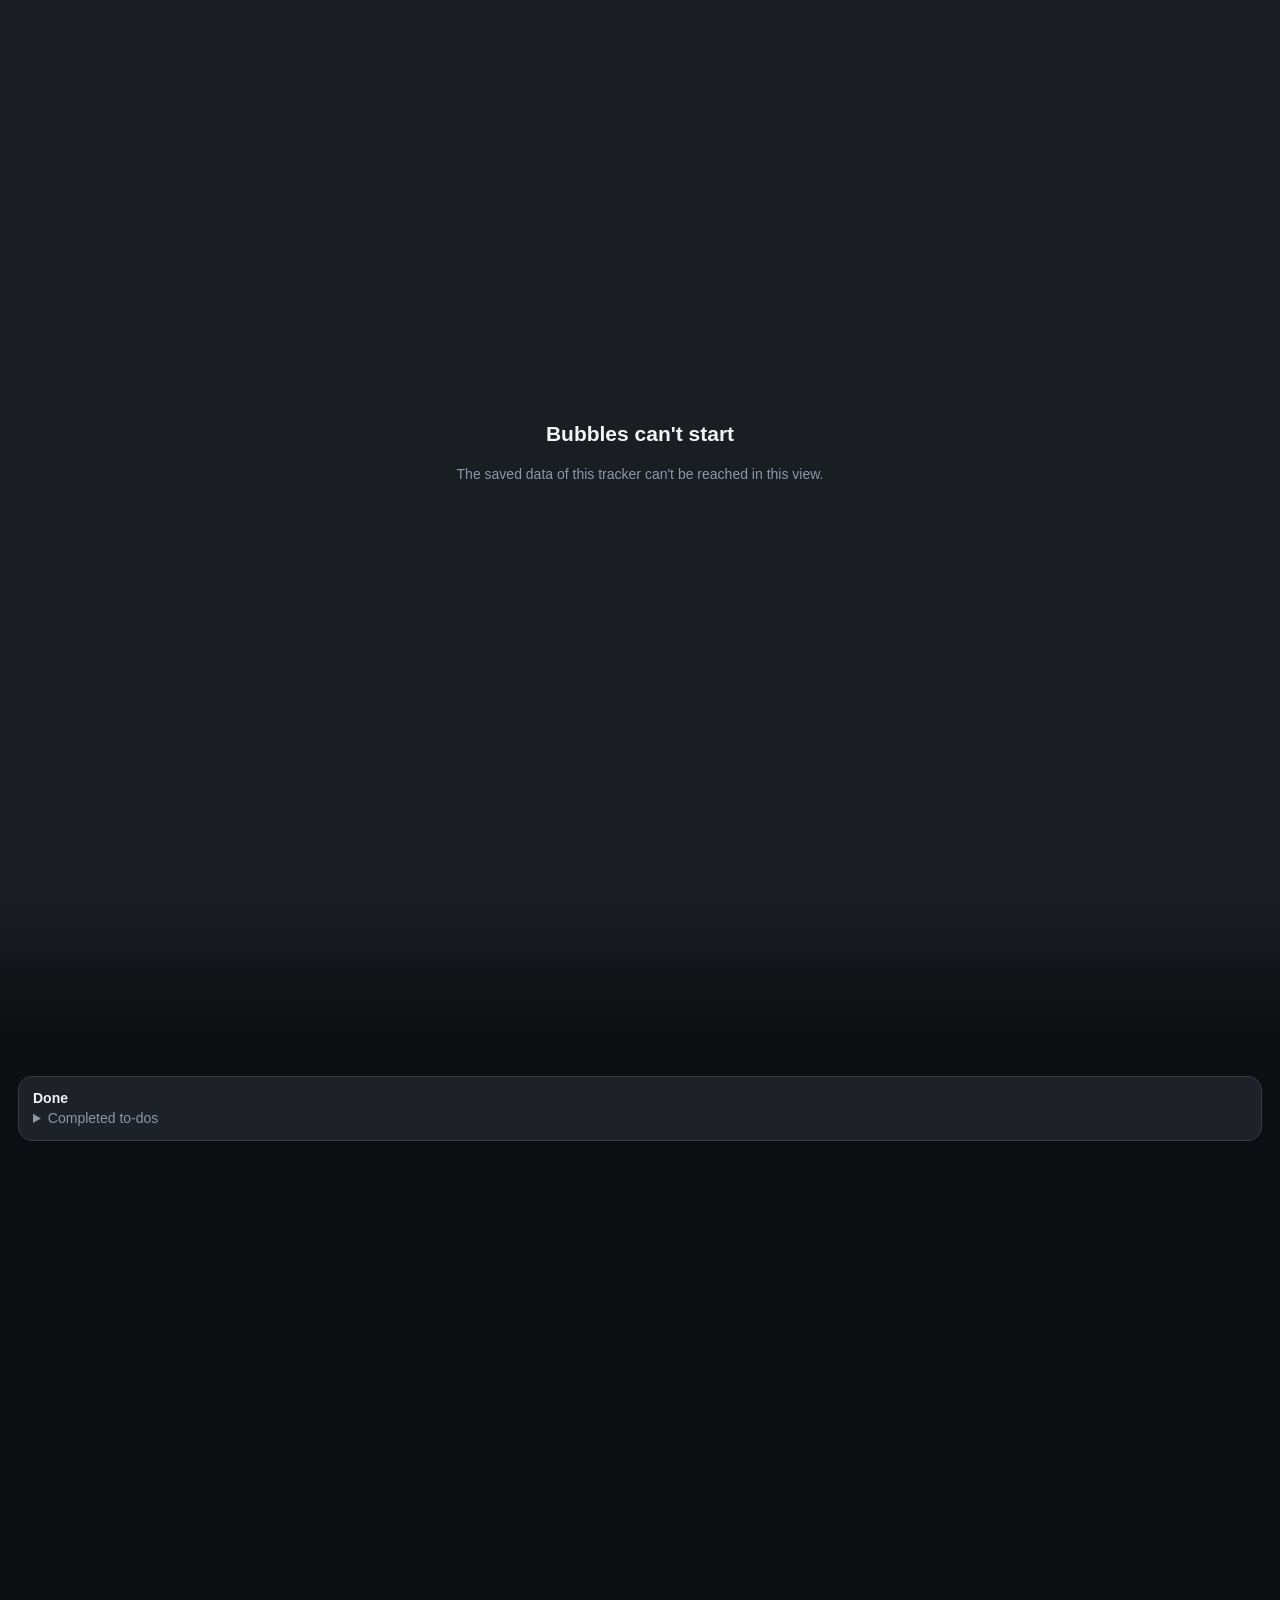
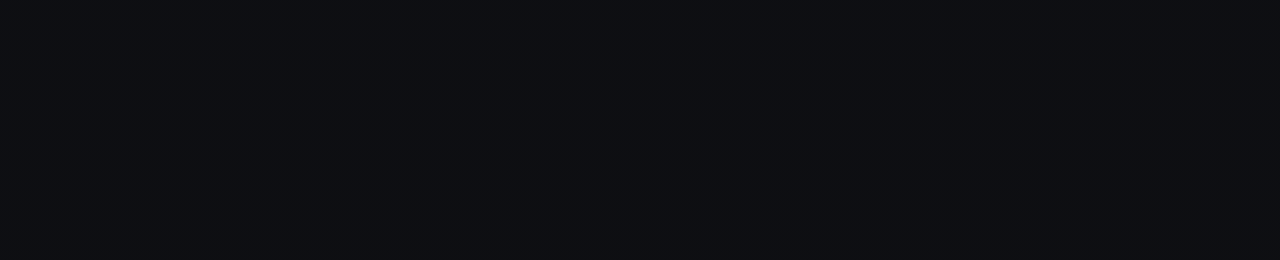
<file: to-do-bubbles/assets/index.html>
<!DOCTYPE html>
<html lang="en">
<head>
<meta charset="utf-8">
<meta name="viewport" content="width=device-width, initial-scale=1">
<title>PROJECT — Bubbles</title>
<link rel="stylesheet" href="bubbles.css">
</head>
<body>
<script src="bubbles.js"></script>
</body>
</html>
</file>
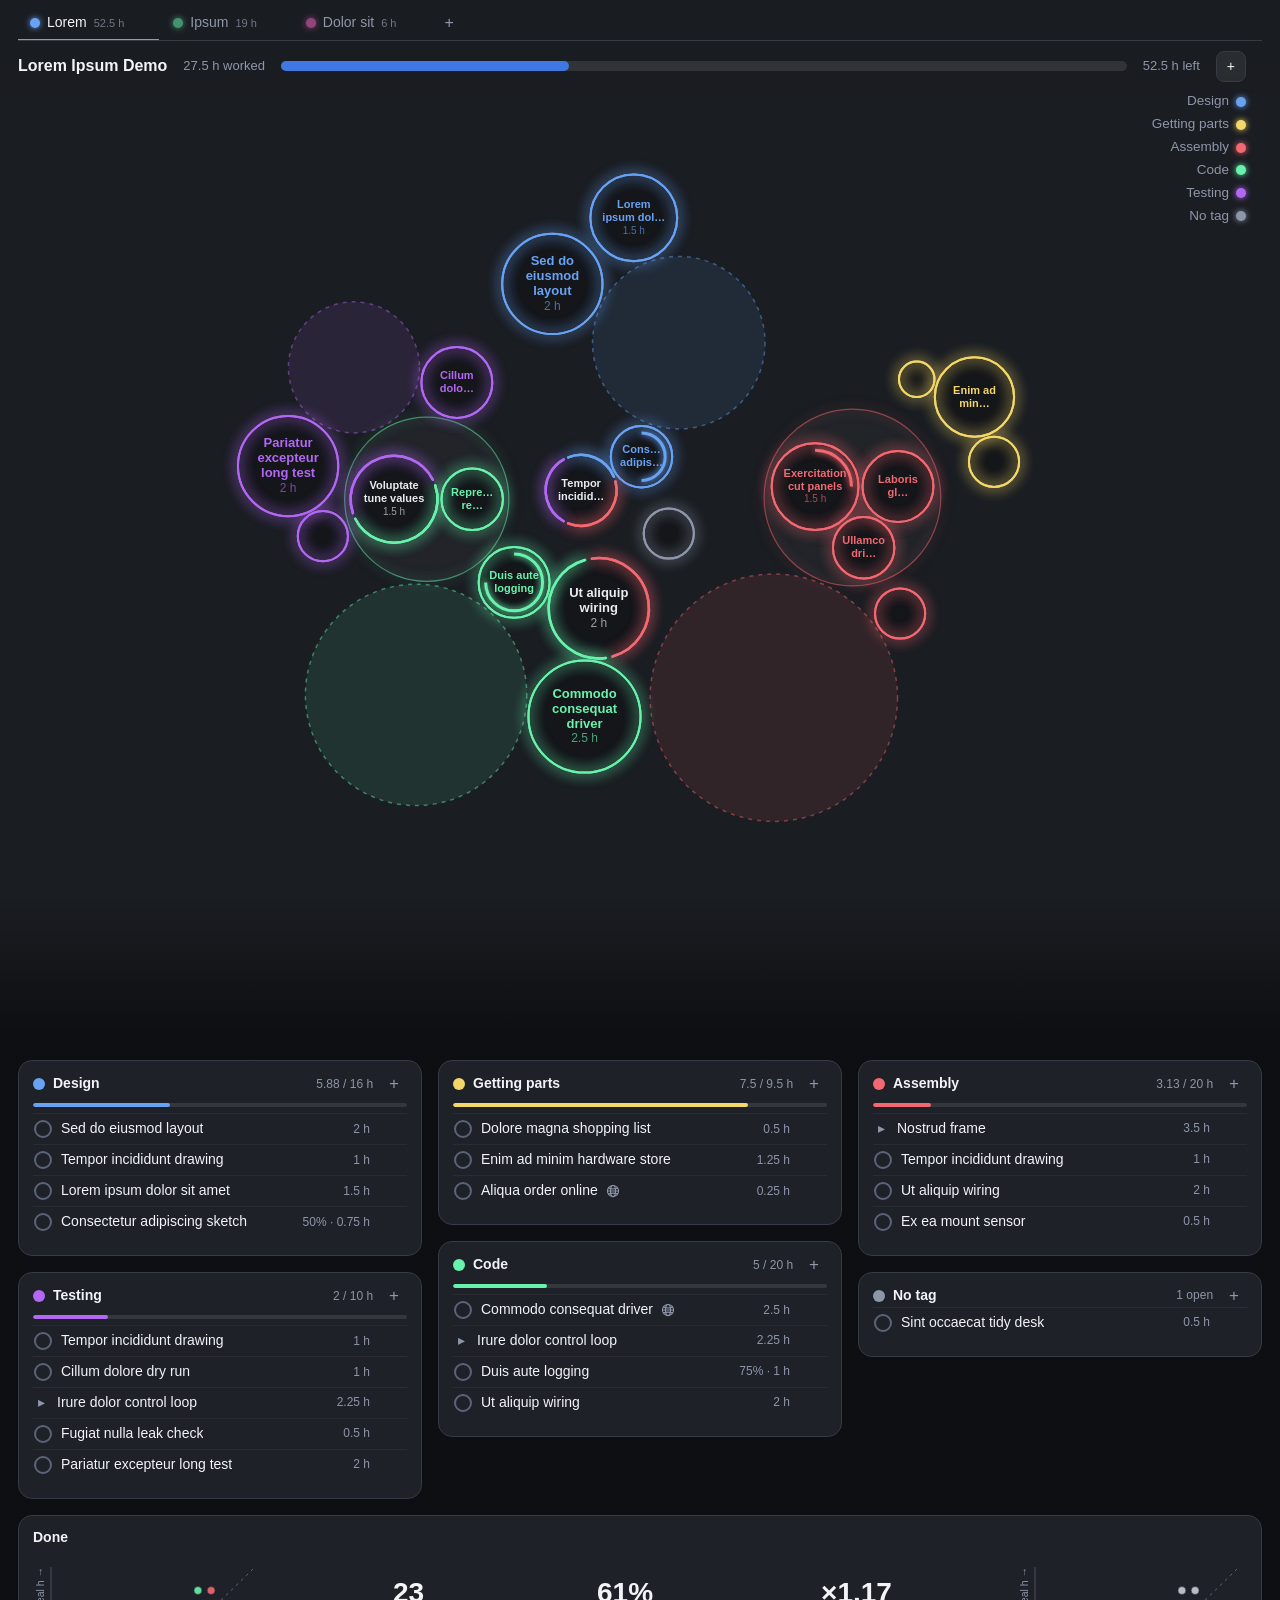
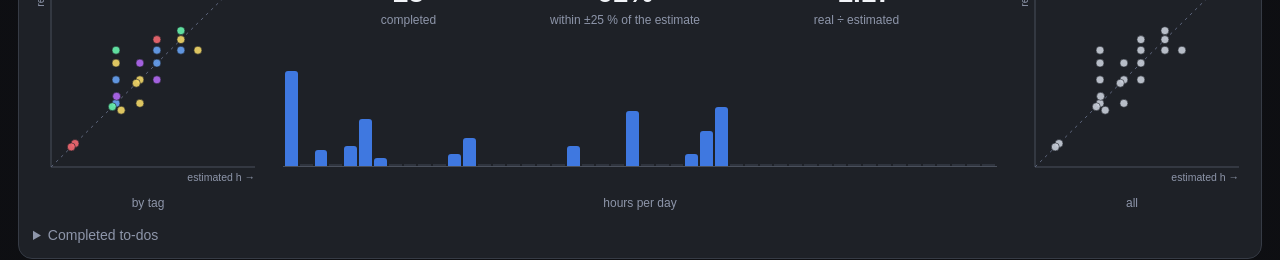
<file: to-do-bubbles/assets/demo.html>
<!DOCTYPE html>
<html lang="en">
<head>
<meta charset="utf-8">
<meta name="viewport" content="width=device-width, initial-scale=1">
<title>Bubbles — Sheets Demo</title>
<link rel="stylesheet" href="bubbles.css">
</head>
<body>
<script id="embedded" type="application/json">{"name":"Lorem Ipsum Demo","sheets":[{"id":"s1","name":"Lorem","tags":[{"id":"design","name":"Design","color":"#68a2f3","estimate_h":16},{"id":"parts","name":"Getting parts","color":"#9aadf4","estimate_h":8},{"id":"assembly","name":"Assembly","color":"#44a7e4","estimate_h":20},{"id":"code","name":"Code","color":"#c2d0f0","estimate_h":20},{"id":"testing","name":"Testing","color":"#0d83f2","estimate_h":10}],"todos":[{"id":"t1","title":"Lorem ipsum dolor sit amet","tags":["design"],"estimate_h":1.5,"progress":0,"done":false,"actual_h":null,"parent":null},{"id":"t2","title":"Consectetur adipiscing sketch","tags":["design"],"estimate_h":0.75,"progress":50,"done":false,"actual_h":null,"parent":null},{"id":"t3","title":"Sed do eiusmod layout","tags":["design"],"estimate_h":2,"progress":0,"done":false,"actual_h":null,"parent":null},{"id":"t4","title":"Tempor incididunt drawing","tags":["design","assembly","testing"],"estimate_h":1,"progress":0,"done":false,"actual_h":null,"parent":null},{"id":"t5","title":"Ut labore dimensions","tags":["design"],"estimate_h":0.5,"progress":0,"done":true,"actual_h":0.75,"parent":null,"done_at":"2026-10-18","done_seq":1},{"id":"t6","title":"Dolore magna shopping list","tags":["parts"],"estimate_h":0.5,"progress":0,"done":false,"actual_h":null,"parent":null},{"id":"t7","title":"Aliqua order online","tags":["parts"],"estimate_h":0.25,"progress":0,"done":false,"actual_h":null,"parent":null,"links":["https://example.com"]},{"id":"t8","title":"Enim ad minim hardware store","tags":["parts"],"estimate_h":1.25,"progress":0,"done":false,"actual_h":null,"parent":null},{"id":"t9","title":"Veniam quis compare prices","tags":["parts"],"estimate_h":0.5,"progress":0,"done":true,"actual_h":1,"parent":null,"done_at":"2026-10-20","done_seq":2},{"id":"t10","title":"Nostrud frame","tags":["assembly"],"estimate_h":0,"progress":0,"done":false,"actual_h":null,"parent":null},{"id":"t11","title":"Exercitation cut panels","tags":[],"estimate_h":1.5,"progress":25,"done":false,"actual_h":null,"parent":"t10"},{"id":"t12","title":"Ullamco drill holes","tags":[],"estimate_h":0.75,"progress":0,"done":false,"actual_h":null,"parent":"t10"},{"id":"t13","title":"Laboris glue joints","tags":[],"estimate_h":1,"progress":0,"done":false,"actual_h":null,"parent":"t10"},{"id":"t14","title":"Nisi measure twice","tags":[],"estimate_h":0.25,"progress":0,"done":true,"actual_h":0.25,"parent":"t10","done_at":"2026-10-22","done_seq":3},{"id":"t15","title":"Ut aliquip wiring","tags":["assembly","code"],"estimate_h":2,"progress":0,"done":false,"actual_h":null,"parent":null},{"id":"t16","title":"Ex ea mount sensor","tags":["assembly"],"estimate_h":0.5,"progress":0,"done":false,"actual_h":null,"parent":null},{"id":"t17","title":"Commodo consequat driver","tags":["code"],"estimate_h":2.5,"progress":0,"done":false,"actual_h":null,"parent":null,"links":["https://example.com"]},{"id":"t18","title":"Duis aute logging","tags":["code"],"estimate_h":1,"progress":75,"done":false,"actual_h":null,"parent":null},{"id":"t19","title":"Irure dolor control loop","tags":["code"],"estimate_h":0,"progress":0,"done":false,"actual_h":null,"parent":null},{"id":"t20","title":"Reprehenderit read sensor","tags":[],"estimate_h":0.75,"progress":0,"done":false,"actual_h":null,"parent":"t19"},{"id":"t21","title":"Voluptate tune values","tags":["code","testing"],"estimate_h":1.5,"progress":0,"done":false,"actual_h":null,"parent":"t19"},{"id":"t22","title":"Velit esse setup repo","tags":["code"],"estimate_h":0.5,"progress":0,"done":true,"actual_h":0.5,"parent":null,"done_at":"2026-10-24","done_seq":4},{"id":"t23","title":"Cillum dolore dry run","tags":["testing"],"estimate_h":1,"progress":0,"done":false,"actual_h":null,"parent":null},{"id":"t24","title":"Fugiat nulla leak check","tags":["testing"],"estimate_h":0.5,"progress":0,"done":false,"actual_h":null,"parent":null},{"id":"t25","title":"Pariatur excepteur long test","tags":["testing"],"estimate_h":2,"progress":0,"done":false,"actual_h":null,"parent":null},{"id":"t26","title":"Sint occaecat tidy desk","tags":[],"estimate_h":0.5,"progress":0,"done":false,"actual_h":null,"parent":null},{"id":"h1","title":"Enim config","tags":["code"],"estimate_h":2,"progress":100,"done":true,"actual_h":3.5,"parent":null,"done_seq":101,"done_at":"2026-10-18"},{"id":"h2","title":"Quis calibration","tags":["testing","design"],"estimate_h":0.5,"progress":100,"done":true,"actual_h":0.5,"parent":null,"done_seq":102,"done_at":"2026-10-18"},{"id":"h3","title":"Adipiscing logger","tags":["code","design"],"estimate_h":0.5,"progress":100,"done":true,"actual_h":1.25,"parent":null,"done_seq":103,"done_at":"2026-10-18"},{"id":"h4","title":"Magna soak test","tags":["testing"],"estimate_h":0.75,"progress":100,"done":true,"actual_h":1,"parent":null,"done_seq":104,"done_at":"2026-10-22"},{"id":"h5","title":"Dolor dimensions","tags":["design"],"estimate_h":1,"progress":100,"done":true,"actual_h":1,"parent":null,"done_seq":105,"done_at":"2026-10-23"},{"id":"h6","title":"Consequat sketch","tags":["design","parts"],"estimate_h":1.5,"progress":100,"done":true,"actual_h":1.25,"parent":null,"done_seq":106,"done_at":"2026-10-23"},{"id":"h7","title":"Veniam pickup","tags":["parts"],"estimate_h":0.75,"progress":100,"done":true,"actual_h":0.75,"parent":null,"done_seq":107,"done_at":"2026-10-23"},{"id":"h8","title":"Adipiscing unpacking","tags":["parts"],"estimate_h":0.75,"progress":100,"done":true,"actual_h":0.75,"parent":null,"done_seq":108,"done_at":"2026-10-29"},{"id":"h9","title":"Sed loop","tags":["code"],"estimate_h":1.5,"progress":100,"done":true,"actual_h":1.75,"parent":null,"done_seq":109,"done_at":"2026-10-30"},{"id":"h10","title":"Eiusmod unpacking","tags":["parts"],"estimate_h":2,"progress":100,"done":true,"actual_h":1.25,"parent":null,"done_seq":110,"done_at":"2026-11-06"},{"id":"h11","title":"Commodo cable run","tags":["assembly"],"estimate_h":1,"progress":100,"done":true,"actual_h":1.5,"parent":null,"done_seq":111,"done_at":"2026-11-10"},{"id":"h12","title":"Commodo returns","tags":["parts"],"estimate_h":1.5,"progress":100,"done":true,"actual_h":1.5,"parent":null,"done_seq":112,"done_at":"2026-11-10"},{"id":"h13","title":"Exercitation unpacking","tags":["parts"],"estimate_h":0.75,"progress":100,"done":true,"actual_h":0.5,"parent":null,"done_seq":113,"done_at":"2026-11-10"},{"id":"h14","title":"Commodo smoke test","tags":["testing"],"estimate_h":1,"progress":100,"done":true,"actual_h":0.75,"parent":null,"done_seq":114,"done_at":"2026-11-14"},{"id":"h15","title":"Quis returns","tags":["parts"],"estimate_h":0.5,"progress":100,"done":true,"actual_h":0.5,"parent":null,"done_seq":115,"done_at":"2026-11-15"},{"id":"h16","title":"Elit sketch","tags":["design"],"estimate_h":1,"progress":100,"done":true,"actual_h":1.25,"parent":null,"done_seq":116,"done_at":"2026-11-15"},{"id":"h17","title":"Dolor drawing","tags":["design"],"estimate_h":0.5,"progress":100,"done":true,"actual_h":0.5,"parent":null,"done_seq":117,"done_at":"2026-11-15"},{"id":"h18","title":"Aliqua joint","tags":["assembly","design"],"estimate_h":2.5,"progress":100,"done":true,"actual_h":3.5,"parent":null,"done_seq":118,"done_at":"2026-11-16"},{"id":"h19","title":"Dolor bracket","tags":["assembly"],"estimate_h":0.25,"progress":100,"done":true,"actual_h":0.25,"parent":null,"done_seq":119,"done_at":"2026-11-16"}],"color":"#68a2f3"},{"id":"s2","name":"Ipsum","tags":[{"id":"light","name":"Lighting","color":"#68f3ad","estimate_h":6},{"id":"water","name":"Watering","color":"#9af4d9","estimate_h":8},{"id":"soft","name":"Firmware","color":"#44e474","estimate_h":6}],"todos":[{"id":"i1","title":"Quisque lumen strip","tags":["light"],"estimate_h":1.5,"progress":0,"done":false,"actual_h":null,"parent":null},{"id":"i2","title":"Vivamus dimmer test","tags":["light","soft"],"estimate_h":1,"progress":40,"done":false,"actual_h":null,"parent":null},{"id":"i3","title":"Pellentesque pump mount","tags":["water"],"estimate_h":0.75,"progress":0,"done":false,"actual_h":null,"parent":null},{"id":"i4","title":"Nulla tubing cut","tags":["water"],"estimate_h":0.5,"progress":0,"done":false,"actual_h":null,"parent":null},{"id":"i5","title":"Aenean reservoir","tags":["water"],"estimate_h":0,"progress":0,"done":false,"actual_h":null,"parent":null},{"id":"i6","title":"Mauris level sensor","tags":[],"estimate_h":1,"progress":0,"done":false,"actual_h":null,"parent":"i5"},{"id":"i7","title":"Donec float switch","tags":[],"estimate_h":0.5,"progress":0,"done":false,"actual_h":null,"parent":"i5"},{"id":"i8","title":"Integer pump schedule","tags":["soft","water"],"estimate_h":1.25,"progress":0,"done":false,"actual_h":null,"parent":null},{"id":"i9","title":"Etiam PWM driver","tags":["soft"],"estimate_h":2,"progress":0,"done":false,"actual_h":null,"parent":null},{"id":"i10","title":"Fusce lux reading","tags":["light"],"estimate_h":0.5,"progress":100,"done":true,"actual_h":0.75,"parent":null,"done_at":"2026-11-12","done_seq":1},{"id":"i11","title":"Cras drip check","tags":["water"],"estimate_h":0.25,"progress":100,"done":true,"actual_h":0.25,"parent":null,"done_at":"2026-11-15","done_seq":2}],"color":"#68f3ad"},{"id":"s3","name":"Dolor sit","tags":[{"id":"docs","name":"Write-up","color":"#f368c0","estimate_h":4},{"id":"photo","name":"Photos","color":"#f49ac1","estimate_h":2}],"todos":[{"id":"d1","title":"Proin readme draft","tags":["docs"],"estimate_h":1.5,"progress":0,"done":false,"actual_h":null,"parent":null},{"id":"d2","title":"Sagittis wiring diagram","tags":["docs"],"estimate_h":1,"progress":0,"done":false,"actual_h":null,"parent":null},{"id":"d3","title":"Tortor timelapse rig","tags":["photo"],"estimate_h":0.75,"progress":25,"done":false,"actual_h":null,"parent":null},{"id":"d4","title":"Phasellus final shots","tags":["photo","docs"],"estimate_h":0.5,"progress":0,"done":false,"actual_h":null,"parent":null}],"color":"#f368c0"}],"rev":7}</script>
<script src="bubbles.js"></script>
</body>
</html>
</file>
<file: to-do-bubbles/assets/bubbles.css>
:root {
    --bg: #1a1d22; --panel: 36, 40, 47; --line: #363b45; --text: #f2f4f8; --dim: #8e96aa;
    --accent: #3f78e0;
  }
  * { box-sizing: border-box; }
  html, body { margin: 0; background: var(--bg); color: var(--text);
    font: 14px/1.4 -apple-system, BlinkMacSystemFont, "Segoe UI", Roboto, sans-serif; }
  button, input, select { font: inherit; color: inherit; }
  button { cursor: pointer; background: rgba(255,255,255,.07); border: 1px solid var(--line);
    border-radius: 8px; padding: 5px 10px; }
  button:hover { background: rgba(255,255,255,.13); }
  button.primary { background: var(--accent); color: #fff; border-color: transparent; font-weight: 600; }
  button.ghost { background: none; border-color: transparent; color: var(--dim); }
  button.ghost:hover { color: var(--text); }

  #c { position: fixed; inset: 0; width: 100vw; height: 100vh; touch-action: pan-y; }

  header { position: fixed; top: 0; left: 0; right: 0; z-index: 5; display: flex; flex-wrap: wrap; align-items: center;
    gap: 10px 16px; padding: 8px 18px 12px; background: linear-gradient(rgba(26,29,34,.97) 70%, rgba(26,29,34,0));
    pointer-events: none; }
  header > * { pointer-events: auto; }
  /* header text can't be selected, so a stray drag never highlights or copies it; rename inputs still can */
  header { -webkit-user-select: none; user-select: none; }
  header input { -webkit-user-select: text; user-select: text; }
  /* sheet tabs: their own row, above the title and progress bar */
  #tabs { flex: 0 0 100%; display: flex; align-items: flex-end; gap: 2px; overflow-x: auto; scrollbar-width: none;
    border-bottom: 1px solid var(--line); }
  #tabs::-webkit-scrollbar { display: none; }
  #tabs .tab { display: inline-flex; align-items: baseline; gap: 7px; padding: 5px 12px 6px; cursor: pointer;
    color: var(--dim); white-space: nowrap; border-bottom: 2px solid transparent; margin-bottom: -1px; user-select: none; }
  #tabs .tab:hover { color: var(--text); }
  #tabs .tab.on { color: var(--text); border-bottom-color: var(--c); }
  #tabs .tdot { width: 10px; height: 10px; border-radius: 50%; background: var(--c); align-self: center; flex: none;
    box-shadow: 0 0 6px var(--c); opacity: .55; cursor: pointer; }
  #tabs .tab.on .tdot { opacity: 1; }
  #tabs .tdot:hover { outline: 2px solid rgba(255,255,255,.6); outline-offset: 2px; }
  #pal span.taken { opacity: .18; cursor: not-allowed; outline: none; }
  .boxSheet { margin-left: 7px; font-size: 11px; color: var(--dim); font-weight: 400; }
  #tabs .tleft { font-size: 11px; color: var(--dim); opacity: .75; font-variant-numeric: tabular-nums; }
  #tabs .tdel { position: relative; width: 16px; height: 16px; line-height: 15px; text-align: center; border-radius: 50%;
    font-size: 13px; color: var(--dim); overflow: hidden; align-self: center; opacity: 0; transition: opacity .15s; }
  #tabs .tab.on:hover .tdel { opacity: 1; }
  #tabs .tdel.off { visibility: hidden; pointer-events: none; }
  #tabs .tdel:hover { color: #f08a8a; background: rgba(240,138,138,.12); }
  #tabs .tdel i { position: absolute; left: 0; bottom: 0; width: 100%; height: 0; background: rgba(240,138,138,.45); }
  #tabs .tdel.holding i { height: 100%; transition: height .8s linear; }
  #tabs .tinput { background: rgba(255,255,255,.07); border: 1px solid var(--line); border-radius: 6px; padding: 0 5px; outline: none; }
  #tabs .tadd { padding: 2px 10px 4px; font-size: 16px; line-height: 1; align-self: center; }
  #title { font-weight: 650; font-size: 16px; white-space: nowrap; }
  #title { cursor: text; }
  #title .titleInput { font: inherit; color: inherit; background: rgba(255,255,255,.07); border: 1px solid var(--line); border-radius: 6px; padding: 0 5px; outline: none; }
  #projSel { background: rgba(255,255,255,.07); border: 1px solid var(--line); border-radius: 8px; padding: 4px 6px; }
  /* bar on its own layer and no overflow clipping: Safari otherwise leaves a stale row of pixels when the fill shrinks */
  #bar { flex: 1; height: 10px; border-radius: 5px; background: rgba(255,255,255,.1); min-width: 80px; transform: translateZ(0); }
  #barFill { height: 100%; width: 0; max-width: 100%; background: var(--accent); border-radius: 5px; transition: width .4s; will-change: width; }
  .hnum { white-space: nowrap; color: var(--dim); font-size: 13px; font-variant-numeric: tabular-nums; }
  #sync { color: #f08a8a; font-size: 12px; white-space: nowrap; }
  .boxHead .dot { cursor: pointer; width: 12px; height: 12px; }
  .boxHead .dot:hover { outline: 2px solid rgba(255,255,255,.6); outline-offset: 2px; }
  #pal { position: fixed; z-index: 20; display: none; grid-template-columns: repeat(6, 22px); gap: 8px; padding: 10px;
    background: rgb(var(--panel)); border: 1px solid var(--line); border-radius: 12px; box-shadow: 0 12px 40px rgba(0,0,0,.5); }
  #pal span { width: 22px; height: 22px; border-radius: 50%; cursor: pointer; }
  #pal span:hover, #pal span.on { outline: 2px solid #fff; outline-offset: 2px; }

  main { position: relative; z-index: 2; pointer-events: none; }
  #spacer { height: 100vh; }
  /* dark veil that is pulled up together with the lists */
  #sheet { pointer-events: auto; min-height: calc(100vh + 60px); padding-top: 160px; }
  #shade { position: fixed; left: 0; right: 0; top: 0; height: 400vh; z-index: 1; pointer-events: none;
    transform: translateY(100vh); background: linear-gradient(rgba(13,14,17,0), rgba(13,14,17,.9) 130px); }
  #boxes { display: flex; gap: 16px; align-items: flex-start; padding: 0 18px 16px; }   /* columns start level; boxes stack up below */
  .col { flex: 1; min-width: 0; display: flex; flex-direction: column; gap: 16px; }
  .box, #done { pointer-events: auto; background: rgba(var(--panel), .75); border: 1px solid var(--line);
    border-radius: 14px; padding: 12px 14px; backdrop-filter: blur(3px); }
  .boxHead { display: flex; align-items: center; gap: 8px; cursor: pointer; user-select: none; }
  .dot { width: 10px; height: 10px; border-radius: 50%; flex: none; }
  .boxName { font-weight: 650; flex: 1; }
  .boxName .tagInput { font: inherit; color: inherit; background: rgba(255,255,255,.07); border: 1px solid var(--line); border-radius: 6px; padding: 0 5px; outline: none; }
  .boxHours { color: var(--dim); font-size: 12px; font-variant-numeric: tabular-nums; }
  .mini { height: 4px; border-radius: 2px; background: rgba(255,255,255,.1); margin: 8px 0 6px; overflow: hidden; }
  .mini i { display: block; height: 100%; border-radius: 2px; }
  .row { display: flex; align-items: center; gap: 8px; padding: 5px 0; border-top: 1px solid rgba(255,255,255,.05); }
  .row.child { padding-left: 26px; }
  .row.hiddenRow { opacity: .4; }
  .row .t { flex: 0 1 auto; min-width: 0; cursor: pointer; overflow: hidden; text-overflow: ellipsis; white-space: nowrap; }
  #boxes .row .t:hover { text-decoration: underline; }          /* only open to-dos open a card; finished rows are not links */
  .row .meta { margin-left: auto; color: var(--dim); font-size: 12px; font-variant-numeric: tabular-nums; white-space: nowrap; }
  .caret { width: 16px; text-align: center; cursor: pointer; color: var(--dim); flex: none; user-select: none; }
  .hold { width: 20px; height: 20px; flex: none; cursor: pointer; border-radius: 50%; position: relative; }
  .hold svg { width: 20px; height: 20px; transform: rotate(-90deg); display: block; }
  .hold .ring { fill: none; stroke: #5b6379; stroke-width: 2; }
  .hold .fill { fill: none; stroke: var(--c, var(--accent)); stroke-width: 3; stroke-dasharray: 50.3; stroke-dashoffset: 50.3; }
  .hold.holding .fill { stroke-dashoffset: 0; transition: stroke-dashoffset .8s linear; }
  .hold.parentHold { cursor: default; opacity: .45; }
  .lnk { text-decoration: none; flex: none; display: inline-flex; align-items: center; gap: 5px; color: var(--dim); } .lnk:hover { color: var(--text); }
  .lnk svg { width: 14px; height: 14px; display: block; }
  .burst { position: fixed; z-index: 30; width: 20px; height: 20px; margin: -10px 0 0 -10px; border-radius: 50%; pointer-events: none;
    border: 2px solid var(--c); box-shadow: 0 0 12px var(--c), inset 0 0 8px var(--c); animation: burst .5s ease-out forwards; }
  @keyframes burst { from { transform: scale(.6); opacity: 1; } to { transform: scale(4); opacity: 0; } }
  .addIn { padding: 0 7px; font-size: 17px; line-height: 20px; }
  .boxHead[data-empty] { cursor: grab; }
  .ico { padding: 3px 6px; line-height: 0; } .ico svg { width: 15px; height: 15px; }
  .poof { opacity: 0; padding: 0 6px; }
  .row:hover .poof { opacity: 1; }
  .boxFoot { display: flex; justify-content: space-between; align-items: center; margin-top: 6px;
    color: var(--dim); font-size: 12px; }
  .boxFoot label { cursor: pointer; display: flex; gap: 5px; align-items: center; }
  .more { cursor: pointer; } .more:hover { color: var(--text); }
  .empty { color: var(--dim); font-size: 12px; padding: 6px 0; }

  #done { margin: 0 18px 60px; }
  .doneTitle { font-weight: 650; }
  #done summary { cursor: pointer; color: var(--dim); user-select: none; }
  #done summary:hover { color: var(--text); } #doneList[open] summary { margin-bottom: 6px; }
  #done summary span { color: var(--dim); font-weight: 400; }
  #calib { display: flex; flex-wrap: wrap; gap: 20px; align-items: stretch; margin: 12px 0 14px; }
  .cblock { display: flex; flex-direction: column; align-items: center; gap: 6px; }
  .cblock > .lbl { margin-top: auto; }
  #calibNums { display: flex; justify-content: space-evenly; gap: 16px; text-align: center; width: 100%; padding-top: 14px; }
  #calib .big { font-size: 28px; font-weight: 700; }
  .lbl { color: var(--dim); font-size: 12px; }
  #doneBody .row .dot { flex: none; margin: 0 5px; }
  .rmv { position: relative; flex: none; overflow: hidden; border-radius: 6px; padding: 3px 6px; line-height: 0; cursor: pointer;
    color: var(--dim); opacity: 0; transition: opacity .15s; touch-action: none; }
  .row:hover .rmv { opacity: 1; }
  .rmv:hover { color: #f08a8a; background: rgba(240,138,138,.12); }
  .rmv svg { position: relative; width: 15px; height: 15px; }
  .rmv i { position: absolute; left: 0; bottom: 0; width: 100%; height: 0; background: rgba(240,138,138,.45); }
  .rmv.holding i { height: 100%; transition: height .8s linear; }
  body.ro .rmv { display: none; }
  .hold.doneMark { cursor: default; } .hold.doneMark .fill { stroke-dashoffset: 0; }
  #calibMid { flex: 1; min-width: 280px; }
  #calibCol { height: 230px; width: 100%; display: flex; flex-direction: column; padding-bottom: 22px; }   /* histogram baseline = x axis of the plots */
  #hist { display: flex; align-items: flex-end; width: 100%; height: 96px; margin-top: auto; padding: 0 2px; border-bottom: 1px solid #4a505c; }
  #hist .bin { flex: 1; min-width: 0; height: 100%; display: flex; align-items: flex-end; border-radius: 3px 3px 0 0; }
  #hist i { width: 100%; background: var(--accent); border-radius: 3px 3px 0 0; }
  #hist i.zero { height: 2px !important; background: #2f343e; border-radius: 0; }
  #hist .bin:hover { background: rgba(255,255,255,.07); } #hist .bin:hover i { filter: brightness(1.45); } #hist .bin:hover i.zero { background: #6b7385; }
  .tagHold { width: 20px; height: 20px; margin: -4px; position: relative; flex: none; display: inline-flex; align-items: center; justify-content: center; }
  .tagHold svg { position: absolute; inset: 0; width: 20px; height: 20px; transform: rotate(-90deg); }
  .tagHold .ring { fill: none; stroke: none; } .tagHold .fill { fill: none; stroke: var(--c); stroke-width: 2.5; stroke-dasharray: 50.3; stroke-dashoffset: 50.3; }
  .box.holding .tagHold .fill { stroke-dashoffset: 0; transition: stroke-dashoffset .8s linear; }
  .chip { display: inline-flex; align-items: center; gap: 5px; border: 1px solid var(--line); border-radius: 20px;
    padding: 2px 9px; font-size: 12px; margin: 2px 4px 2px 0; }
  .step { display: inline-flex; align-items: center; gap: 4px; }
  .step button { padding: 0 8px; line-height: 22px; }
  .step span { min-width: 54px; text-align: center; font-variant-numeric: tabular-nums; }

  #card, .dlg { position: fixed; z-index: 20; background: rgb(var(--panel)); border: 1px solid var(--line);
    border-radius: 14px; padding: 14px; box-shadow: 0 12px 40px rgba(0,0,0,.5); }
  #card { width: 270px; display: none; }
  #card h3, .dlg h3 { margin: 0 0 6px; font-size: 15px; }
  #card h3 { padding-right: 16px; }
  #cardTitle { cursor: text; } #cardEst { color: var(--dim); font-weight: 400; font-size: 13px; cursor: pointer; white-space: nowrap; }
  #cardProg { position: relative; height: 18px; border-radius: 9px; background: rgba(255,255,255,.08); overflow: hidden; cursor: pointer; margin: 8px 0; touch-action: none; }
  #cardProg i { display: block; height: 100%; background: var(--c); opacity: .85; border-radius: 9px; }
  #cardProg b { position: absolute; right: 8px; top: 0; line-height: 18px; font-size: 11px; font-weight: 500; color: var(--dim); pointer-events: none; }
  #cardAddLink { width: 100%; background: none; border: none; outline: none; padding: 2px 0; font-size: 12px; color: var(--text); }
  #cardAddLink::placeholder { color: var(--dim); opacity: .7; }
  #cardX { position: absolute; top: 5px; right: 9px; cursor: pointer; color: var(--dim); font-size: 15px; line-height: 1; } #cardX:hover { color: var(--text); }
  #cardTags { margin-bottom: 6px; } #cardTags .chip { font-size: 11px; padding: 1px 7px; }
  .cardIn { width: 100%; background: rgba(255,255,255,.06); border: 1px solid var(--line); border-radius: 6px; padding: 4px 6px; margin-bottom: 6px; }
  .lrow { display: flex; align-items: center; gap: 6px; margin: 3px 0; font-size: 12px; }
  .lx { cursor: pointer; color: var(--dim); opacity: 0; } .lrow:hover .lx { opacity: 1; }
  #card .sub { color: var(--dim); font-size: 12px; margin-bottom: 8px; }
  #card input[type=range] { width: 100%; accent-color: var(--accent); }
  #card .btns, .dlg .btns { display: flex; gap: 8px; margin-top: 10px; justify-content: flex-end; }
  #veil { position: fixed; inset: 0; z-index: 15; background: rgba(0,0,0,.45); display: none; }
  .dlg { left: 50%; top: 50%; transform: translate(-50%, -50%); width: 340px; display: none; }
  .dlg label { display: block; color: var(--dim); font-size: 12px; margin: 10px 0 4px; }
  .dlg input[type=text], .dlg select { width: 100%; background: rgba(255,255,255,.06); border: 1px solid var(--line);
    border-radius: 8px; padding: 6px 8px; }
  .tagPick { cursor: pointer; opacity: .45; user-select: none; }
  .tagPick.on { opacity: 1; border-color: currentColor; }
  #tip { position: fixed; z-index: 10; pointer-events: none; background: rgba(0,0,0,.8); padding: 4px 8px;
    border-radius: 6px; font-size: 12px; display: none; max-width: 260px; }
  #loading { position: fixed; inset: 0; z-index: 40; display: none; align-items: center; justify-content: center; background: var(--bg); color: var(--dim); }
  #fatal { position: fixed; inset: 0; z-index: 50; display: none; align-items: center; justify-content: center;
    background: var(--bg); text-align: center; padding: 30px; }
  code { background: rgba(255,255,255,.08); padding: 1px 5px; border-radius: 4px; }

  /* tag legend, top right under the header; display only, clicks go through to the bubbles */
  #legend { position: fixed; right: 18px; z-index: 4; pointer-events: none; text-align: right; font-size: 13.5px;
    color: var(--dim); line-height: 1.7; transition: opacity .2s; max-height: 60vh; overflow: hidden; padding: 6px 8px; margin-top: -6px; }
  #legend:empty { display: none; }
  #legend .lg { display: flex; align-items: center; justify-content: flex-end; gap: 7px; white-space: nowrap; }
  #legend .lg span { width: 10px; height: 10px; border-radius: 50%; flex: none; order: 2; }
  #legend .lgSheet { color: var(--text); font-weight: 600; margin-top: 6px; }
  #legend .lgSheet:first-child { margin-top: 0; }

  /* view only: a viewer who may not change a shared tracker sees it without editing controls */
  #ro { font-size: 12px; border: 1px solid var(--line); border-radius: 10px; padding: 1px 8px; }
  #ro[hidden] { display: none; }
  body.ro #addBtn { visibility: hidden; }   /* keeps its place: the list layout lines up with it */
  body.ro #tabs .tadd, body.ro #tabs .tdel, body.ro .addIn, body.ro #cardDel, body.ro #cardAddLink { display: none; }
  body.ro .hold, body.ro .boxHead, body.ro .boxHead .dot, body.ro #tabs .tdot { cursor: default; }
  body.ro #cardTitle, body.ro #cardEst, body.ro #cardTags .tagPick, body.ro #cardProg { cursor: default; pointer-events: none; }

  /* drag a tab sideways to reorder the sheets */
  #tabs .tab.dragging { position: relative; z-index: 2; cursor: grabbing; background: rgba(255,255,255,.07); border-radius: 6px 6px 0 0; }
  #tabs .tab.dropBefore { box-shadow: inset 2px 0 0 var(--text); }
  #tabs .tab.dropAfter { box-shadow: inset -2px 0 0 var(--text); }
  body.noselect, body.noselect * { -webkit-user-select: none !important; user-select: none !important; }   /* while a tab is dragged */

  /* drag a to-do row onto another to nest it */
  .row.dragging { opacity: .3; }
  .row.dragGhost { position: fixed; left: 0; top: 0; z-index: 25; pointer-events: none; padding: 5px 10px; border-radius: 10px;
    background: rgb(var(--panel)); border: 1px solid var(--line); box-shadow: 0 10px 30px rgba(0,0,0,.5); }
  .row.dropInto { background: rgba(255,255,255,.08); box-shadow: inset 0 0 0 1px var(--text); border-radius: 6px; }
  .box.dropOut { box-shadow: inset 0 0 0 1px var(--dim); }
</file>
